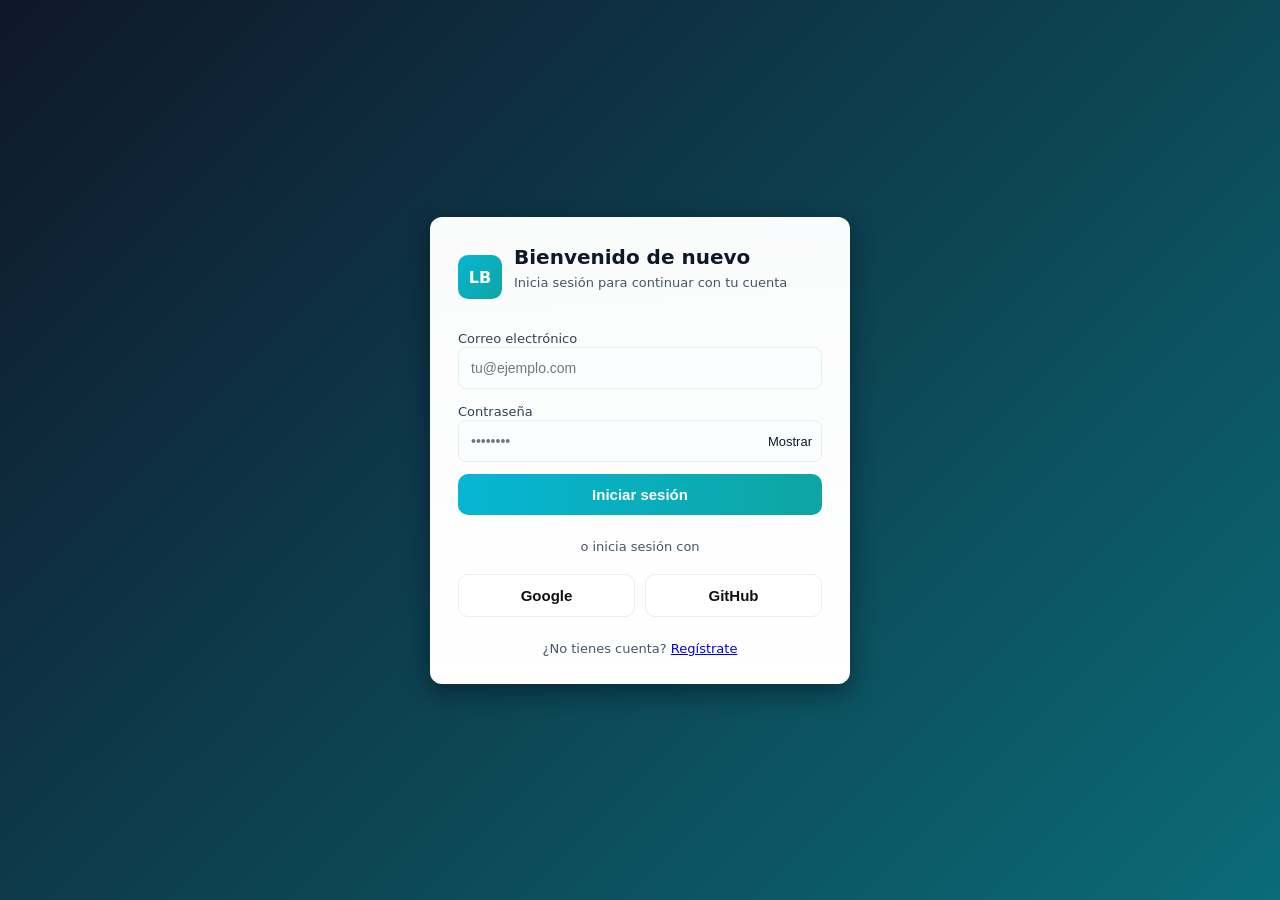
<file: index.html>
<!doctype html>
<html lang="es">
<head>
  <meta charset="utf-8" />
  <meta name="viewport" content="width=device-width,initial-scale=1" />
  <title>Login — Ejemplo</title>
  <link rel="stylesheet" href="styles.css" />
</head>
<body>
  <main class="card" role="main">
    <div class="brand">
      <div class="logo">LB</div>
      <div>
        <h1>Bienvenido de nuevo</h1>
        <p class="lead">Inicia sesión para continuar con tu cuenta</p>
      </div>
    </div>

    <form id="loginForm" onsubmit="return handleSubmit(event)">
      <div>
        <label for="email">Correo electrónico</label>
        <input id="email" name="email" type="email" placeholder="tu@ejemplo.com" required autocomplete="email" />
        <div id="emailError" class="error" aria-live="polite" style="display:none"></div>
      </div>

      <div>
        <label for="password">Contraseña</label>
        <div class="pw-row">
          <input id="password" name="password" type="password" placeholder="••••••••" required minlength="6" autocomplete="current-password" />
          <button type="button" class="toggle-pw" aria-label="Mostrar contraseña" onclick="togglePassword()">Mostrar</button>
        </div>
        <div id="pwError" class="error" aria-live="polite" style="display:none"></div>
      </div>

      <button class="btn" type="submit">Iniciar sesión</button>

      <div class="alt">o inicia sesión con</div>

      <div style="display:flex;gap:10px;margin-top:8px">
        <button type="button" class="btn" style="background:#fff;color:#111;border:1px solid #e6eef2">Google</button>
        <button type="button" class="btn" style="background:#fff;color:#111;border:1px solid #e6eef2">GitHub</button>
      </div>

      <p class="alt">¿No tienes cuenta? <a href="#">Regístrate</a></p>
    </form>
  </main>

  <script>
    function togglePassword(){
      const pwd = document.getElementById('password');
      const btn = document.querySelector('.toggle-pw');
      if(pwd.type === 'password'){
        pwd.type = 'text';
        btn.textContent = 'Ocultar';
        btn.setAttribute('aria-label','Ocultar contraseña');
      } else {
        pwd.type = 'password';
        btn.textContent = 'Mostrar';
        btn.setAttribute('aria-label','Mostrar contraseña');
      }
    }

    function handleSubmit(e){
      e.preventDefault();
      document.getElementById('emailError').style.display='none';
      document.getElementById('pwError').style.display='none';

      const email = document.getElementById('email').value.trim();
      const pw = document.getElementById('password').value;

      if(!email.includes('@')){
        const el = document.getElementById('emailError'); 
        el.textContent = 'Ingresa un correo válido.'; 
        el.style.display='block'; 
        return false;
      }
      if(pw.length < 6){
        const el = document.getElementById('pwError'); 
        el.textContent = 'La contraseña debe tener al menos 6 caracteres.'; 
        el.style.display='block'; 
        return false;
      }

      alert('Inicio de sesión simulado. Aquí llamarías a tu backend con fetch().');
      return false;
    }
  </script>
</body>
</html>
</file>
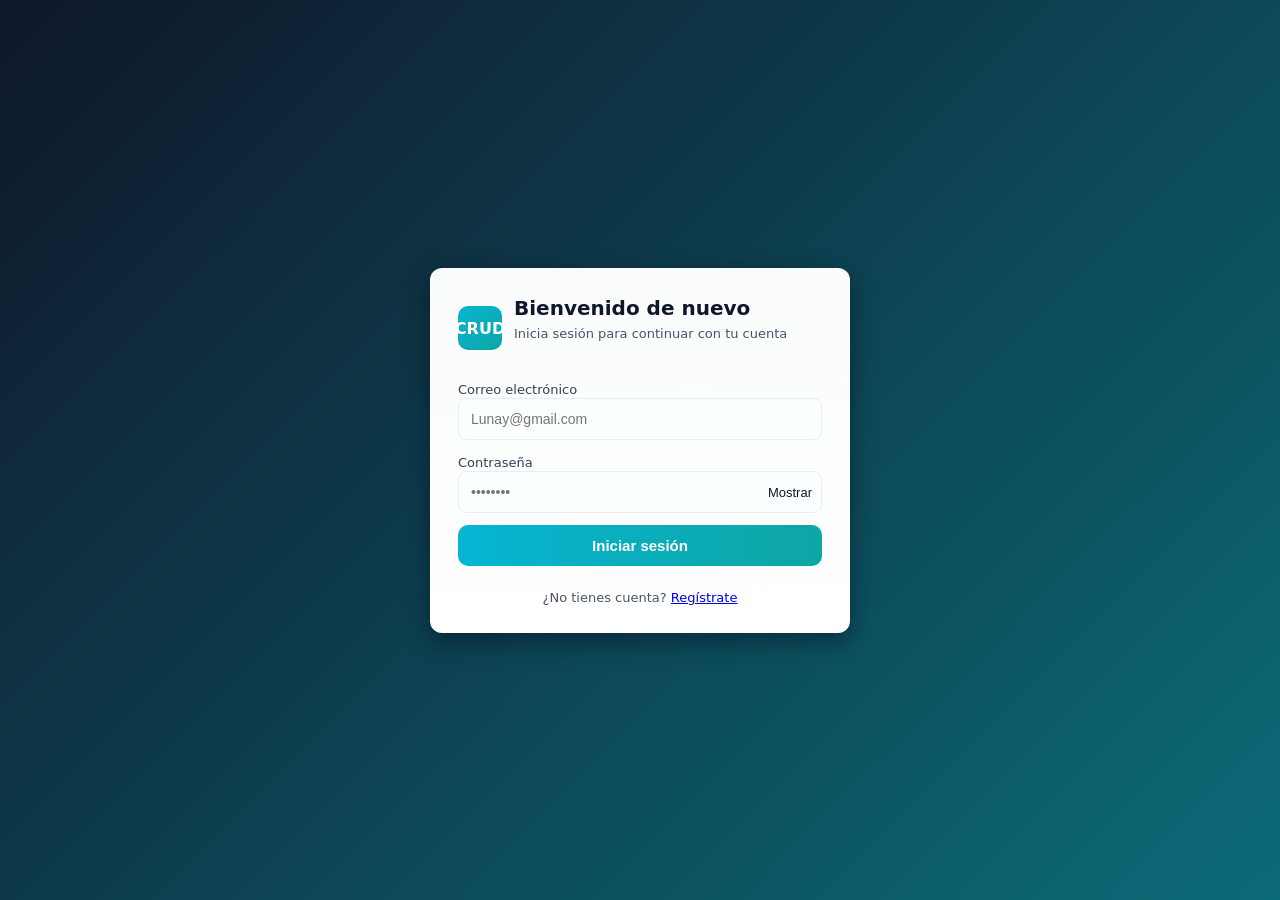
<file: front/index.html>
<!doctype html>
<html lang="es">
<head>
    <meta charset="utf-8" />
    <meta name="viewport" content="width=device-width,initial-scale=1" />
    <title>Login — Ejemplo</title>
    <link rel="stylesheet" href="styles.css" />
</head>
<body>
    <main class="card" role="main">
        <div class="brand">
        <div class="logo">CRUD</div>
        <div>
            <h1>Bienvenido de nuevo</h1>
            <p class="lead">Inicia sesión para continuar con tu cuenta</p>
        </div>
        </div>

        <form id="loginForm" onsubmit="return handleSubmit(event)">
        <div>
            <label for="email">Correo electrónico</label>
            <input id="email" name="email" type="email" placeholder="Lunay@gmail.com" required autocomplete="email" />
            <div id="emailError" class="error" aria-live="polite" style="display:none"></div>
        </div>

        <div>
            <label for="password">Contraseña</label>
            <div class="pw-row">
            <input id="password" name="password" type="password" placeholder="••••••••" required minlength="6" autocomplete="current-password" />
            <button type="button" class="toggle-pw" aria-label="Mostrar contraseña" onclick="togglePassword()">Mostrar</button>
            </div>
            <div id="pwError" class="error" aria-live="polite" style="display:none"></div>
        </div>

        <button class="btn" type="submit">Iniciar sesión</button>

        <p class="alt">¿No tienes cuenta? <a href="#">Regístrate</a></p>
        </form>
    </main>

    <script>
    function togglePassword(){
        const pwd = document.getElementById('password');
        const btn = document.querySelector('.toggle-pw');
        if(pwd.type === 'password'){
            pwd.type = 'text';
            btn.textContent = 'Ocultar';
            btn.setAttribute('aria-label','Ocultar contraseña');
        } else {
            pwd.type = 'password';
            btn.textContent = 'Mostrar';
            btn.setAttribute('aria-label','Mostrar contraseña');
        }
    }

    function handleSubmit(e){
        e.preventDefault();
        document.getElementById('emailError').style.display='none';
        document.getElementById('pwError').style.display='none';

        const email = document.getElementById('email').value.trim();
        const pw = document.getElementById('password').value;

        if(!email.includes('@')){
            const el = document.getElementById('emailError'); 
            el.textContent = 'Ingresa un correo válido.'; 
            el.style.display='block'; 
            return false;
        }
        if(pw.length < 6){
            const el = document.getElementById('pwError'); 
            el.textContent = 'La contraseña debe tener al menos 6 caracteres.'; 
            el.style.display='block'; 
            return false;
        }

        alert('Inicio de sesión simulado. Aquí llamarías a tu backend con fetch().');
        return false;
    }
</script>
</body>
</html>
</file>
<file: styles.css>
*{box-sizing:border-box;margin:0;padding:0}
html,body{height:100%}
body{
  font-family:Inter, system-ui, -apple-system, 'Segoe UI', Roboto, 'Helvetica Neue', Arial;
  background: linear-gradient(135deg,#0f172a 0%, #0b6b77 100%);
  display:flex;align-items:center;justify-content:center;padding:24px;color:#0f172a;
}

.card{
  width:100%;max-width:420px;
  background:linear-gradient(180deg,rgba(255,255,255,0.98),#ffffff);
  border-radius:12px;padding:28px;
  box-shadow:0 8px 24px rgba(2,6,23,0.45);
}

.brand{display:flex;align-items:center;gap:12px;margin-bottom:18px}
.logo{
  width:44px;height:44px;border-radius:10px;
  background:linear-gradient(135deg,#06b6d4,#0ea5a3);
  display:flex;align-items:center;justify-content:center;
  color:white;font-weight:700
}
h1{font-size:20px;margin-bottom:6px}
p.lead{font-size:13px;color:#475569;margin-bottom:20px}

form{display:grid;gap:12px}
label{font-size:13px;color:#334155}
input[type="email"],input[type="password"]{
  width:100%;padding:12px 12px;border-radius:8px;border:1px solid #e6eef2;font-size:14px;
  background:#fbfeff;outline:none;transition:box-shadow .15s,border-color .15s
}
input:focus{box-shadow:0 0 0 4px rgba(14,165,163,0.06);border-color:#0ea5a3}

.pw-row{position:relative}
.toggle-pw{
  position:absolute;right:10px;top:50%;transform:translateY(-50%);
  background:none;border:none;font-size:13px;color:#0f172a;cursor:pointer
}

.row{display:flex;align-items:center;justify-content:space-between}
.checkbox{display:flex;gap:8px;align-items:center}

.btn{
  display:inline-block;padding:12px;border-radius:10px;border:0;
  background:linear-gradient(90deg,#06b6d4,#0ea5a3);
  color:white;font-weight:600;cursor:pointer;width:100%;font-size:15px
}

.alt{font-size:13px;color:#475569;text-align:center;margin-top:12px}
.links{display:flex;gap:10px;justify-content:center;margin-top:12px}
.links a{font-size:13px;color:#0ea5a3;text-decoration:none}

@media (max-width:420px){
  .card{padding:20px;border-radius:10px}
}

.error{color:#b91c1c;font-size:13px;margin-top:6px}
</file>
<file: front/styles.css>
*{box-sizing:border-box;margin:0;padding:0}
html,body{height:100%}
body{
  font-family:Inter, system-ui, -apple-system, 'Segoe UI', Roboto, 'Helvetica Neue', Arial;
  background: linear-gradient(135deg,#0f172a 0%, #0b6b77 100%);
  display:flex;align-items:center;justify-content:center;padding:24px;color:#0f172a;
}

.card{
  width:100%;max-width:420px;
  background:linear-gradient(180deg,rgba(255,255,255,0.98),#ffffff);
  border-radius:12px;padding:28px;
  box-shadow:0 8px 24px rgba(2,6,23,0.45);
}

.brand{display:flex;align-items:center;gap:12px;margin-bottom:18px}
.logo{
  width:44px;height:44px;border-radius:10px;
  background:linear-gradient(135deg,#06b6d4,#0ea5a3);
  display:flex;align-items:center;justify-content:center;
  color:white;font-weight:700
}
h1{font-size:20px;margin-bottom:6px}
p.lead{font-size:13px;color:#475569;margin-bottom:20px}

form{display:grid;gap:12px}
label{font-size:13px;color:#334155}
input[type="email"],input[type="password"]{
  width:100%;padding:12px 12px;border-radius:8px;border:1px solid #e6eef2;font-size:14px;
  background:#fbfeff;outline:none;transition:box-shadow .15s,border-color .15s
}
input:focus{box-shadow:0 0 0 4px rgba(14,165,163,0.06);border-color:#0ea5a3}

.pw-row{position:relative}
.toggle-pw{
  position:absolute;right:10px;top:50%;transform:translateY(-50%);
  background:none;border:none;font-size:13px;color:#0f172a;cursor:pointer
}

.row{display:flex;align-items:center;justify-content:space-between}
.checkbox{display:flex;gap:8px;align-items:center}

.btn{
  display:inline-block;padding:12px;border-radius:10px;border:0;
  background:linear-gradient(90deg,#06b6d4,#0ea5a3);
  color:white;font-weight:600;cursor:pointer;width:100%;font-size:15px
}

.alt{font-size:13px;color:#475569;text-align:center;margin-top:12px}
.links{display:flex;gap:10px;justify-content:center;margin-top:12px}
.links a{font-size:13px;color:#0ea5a3;text-decoration:none}

@media (max-width:420px){
  .card{padding:20px;border-radius:10px}
}

.error{color:#b91c1c;font-size:13px;margin-top:6px}
</file>
